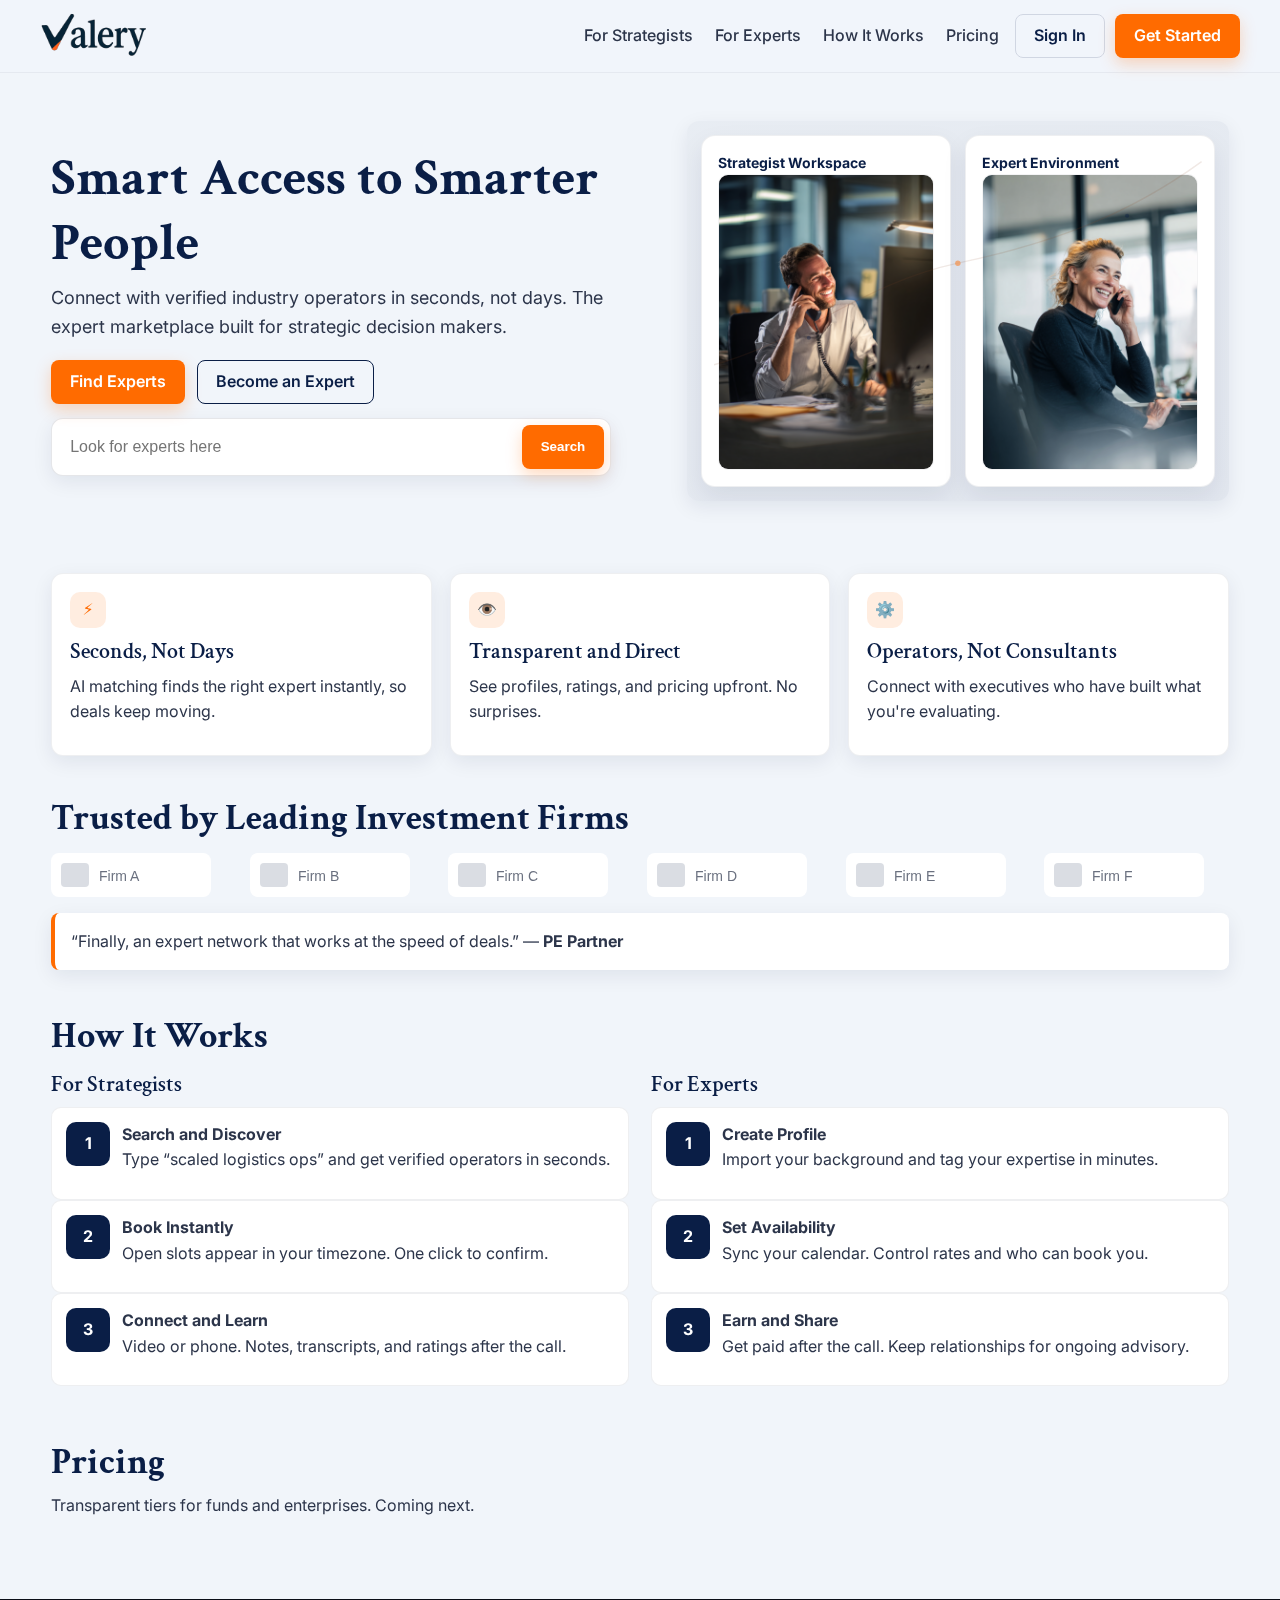
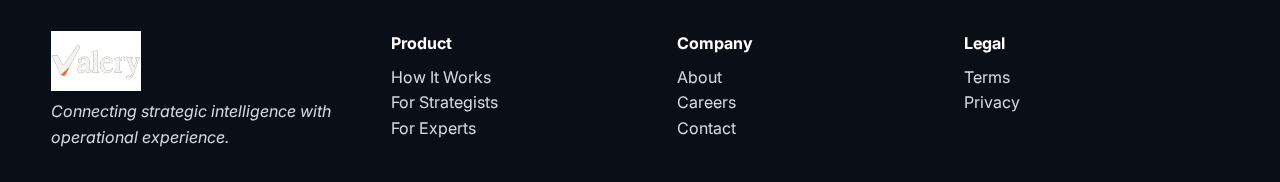
<file: index.html>
<!DOCTYPE html>
<html lang="en">
<head>
  <meta charset="UTF-8" />
  <meta name="viewport" content="width=device-width, initial-scale=1" />
  <title>Valery — Smart Access to Smarter People</title>
  <link rel="preconnect" href="https://fonts.googleapis.com">
  <link rel="preconnect" href="https://fonts.gstatic.com" crossorigin>
  <link href="https://fonts.googleapis.com/css2?family=Crimson+Text:wght@400;600;700&family=Inter:wght@300;400;500;600;700&display=swap" rel="stylesheet">
  <link rel="stylesheet" href="./styles.css">
</head>
<body>
<a href="#main" class="sr-only">Skip to content</a>

  <header class="site-header">
    <div class="container nav" role="navigation" aria-label="Primary">
        <a class="brand" href="./index.html" aria-label="Go to Valery home">
        <div class="logo-wrap"><img src="./assets/valery-logo.svg" alt="Valery logo"></div>
        </a>
      <nav class="nav-links" aria-label="Main menu">
        <a href="./strategist.html">For Strategists</a>
        <a href="./expert.html">For Experts</a>
        <a href="./index.html#how">How It Works</a>
        <a href="./index.html#pricing">Pricing</a>
      </nav>
      <div class="nav-cta">
        <a class="btn btn-ghost" href="#">Sign In</a>
        <a class="btn btn-primary" href="#">Get Started</a>
        <button id="menuBtn" class="menu-btn" aria-expanded="false" aria-controls="mobileMenu" aria-label="Open menu">☰</button>
      </div>
    </div>
    <div id="mobileMenu" class="mobile-panel container" role="menu" aria-label="Mobile menu">
      <a href="./strategist.html" role="menuitem">For Strategists</a>
      <a href="./expert.html" role="menuitem">For Experts</a>
      <a href="./index.html#how" role="menuitem">How It Works</a>
      <a href="./index.html#pricing" role="menuitem">Pricing</a>
      <div style="padding:12px 0; display:flex; gap:10px;">
        <a class="btn btn-ghost" style="flex:1" href="#">Sign In</a>
        <a class="btn btn-primary" style="flex:1" href="#">Get Started</a>
      </div>
    </div>
  </header>

<main id="main" class="hero">
  <div class="container hero-grid">
    <section aria-labelledby="hero-title">
      <h1 id="hero-title">Smart Access to Smarter People</h1>
      <p class="lead">Connect with verified industry operators in seconds, not days. The expert marketplace built for strategic decision makers.</p>
      <div class="hero-ctas">
        <a class="btn btn-primary" href="./strategist.html" aria-label="Find experts now">Find Experts</a>
        <a class="btn btn-outline" href="./expert.html" aria-label="Become an expert">Become an Expert</a>
      </div>

      <form class="hero-search" role="search" aria-label="Search experts" onsubmit="return false">
        <input type="search" placeholder="Look for experts here" aria-label="Search experts">
        <button class="btn btn-primary" type="submit">Search</button>
      </form>
      
    </section>
    <aside class="hero-visual" aria-label="Illustration of strategists and experts connected">
      <div class="panel">
        <div class="panel-card">
          <div class="panel-title">Strategist Workspace</div>
          <img class="panel-img" src="./assets/strategist.png" alt="Strategist working with data dashboards">
        </div>
        <div class="panel-card">
          <div class="panel-title">Expert Environment</div>
          <img class="panel-img" src="./assets/expert.png" alt="Industry operator in a professional setting">
        </div>
      </div>
      <svg class="network" viewBox="0 0 800 420" preserveAspectRatio="none" aria-hidden="true">
        <defs><linearGradient id="g1" x1="0" y1="0" x2="1" y2="1">
          <stop offset="0%" stop-color="#0A1E46" stop-opacity="0.12"/>
          <stop offset="100%" stop-color="#FF6B00" stop-opacity="0.28"/>
        </linearGradient></defs>
        <path d="M40 360 C 180 320, 260 240, 400 210 S 650 140, 760 60" fill="none" stroke="url(#g1)" stroke-width="2"/>
        <circle cx="400" cy="210" r="4" fill="#FF6B00" opacity=".8"/><circle cx="180" cy="320" r="3" fill="#0A1E46" opacity=".6"/><circle cx="650" cy="140" r="3" fill="#0A1E46" opacity=".6"/>
      </svg>
    </aside>
  </div>
</main>
<section class="values">
  <div class="container">
    <div class="grid-3">
      <div class="card"><div class="icon">⚡</div><h3>Seconds, Not Days</h3><p>AI matching finds the right expert instantly, so deals keep moving.</p></div>
      <div class="card"><div class="icon">👁️</div><h3>Transparent and Direct</h3><p>See profiles, ratings, and pricing upfront. No surprises.</p></div>
      <div class="card"><div class="icon">⚙️</div><h3>Operators, Not Consultants</h3><p>Connect with executives who have built what you're evaluating.</p></div>
    </div>
  </div>
</section>
<section class="container" aria-labelledby="trust">
  <h2 id="trust">Trusted by Leading Investment Firms</h2>
  <div class="logos" style="margin-top:12px">
    <img src="./assets/firm-1.svg" alt="Firm A" />
    <img src="./assets/firm-2.svg" alt="Firm B" />
    <img src="./assets/firm-3.svg" alt="Firm C" />
    <img src="./assets/firm-4.svg" alt="Firm D" />
    <img src="./assets/firm-5.svg" alt="Firm E" />
    <img src="./assets/firm-6.svg" alt="Firm F" />
  </div>
  <div class="quote">“Finally, an expert network that works at the speed of deals.” — <strong>PE Partner</strong></div>
</section>
<section id="how" class="how container" aria-labelledby="how-title">
  <h2 id="how-title">How It Works</h2>
  <div class="how-grid" style="margin-top:12px">
    <div>
      <h3>For Strategists</h3>
      <div class="step"><div class="num">1</div><div><strong>Search and Discover</strong><p>Type “scaled logistics ops” and get verified operators in seconds.</p></div></div>
      <div class="step"><div class="num">2</div><div><strong>Book Instantly</strong><p>Open slots appear in your timezone. One click to confirm.</p></div></div>
      <div class="step"><div class="num">3</div><div><strong>Connect and Learn</strong><p>Video or phone. Notes, transcripts, and ratings after the call.</p></div></div>
    </div>
    <div>
      <h3>For Experts</h3>
      <div class="step"><div class="num">1</div><div><strong>Create Profile</strong><p>Import your background and tag your expertise in minutes.</p></div></div>
      <div class="step"><div class="num">2</div><div><strong>Set Availability</strong><p>Sync your calendar. Control rates and who can book you.</p></div></div>
      <div class="step"><div class="num">3</div><div><strong>Earn and Share</strong><p>Get paid after the call. Keep relationships for ongoing advisory.</p></div></div>
    </div>
  </div>
</section>
<section id="pricing" class="container" aria-labelledby="pricing-title" style="padding:10px 0 24px">
  <h2 id="pricing-title">Pricing</h2>
  <p>Transparent tiers for funds and enterprises. Coming next.</p>
</section>

  <footer class="site-footer" role="contentinfo">
    <div class="container footer-grid">
      <div>
        <div class="brand" style="margin-bottom:8px">
          <div class="logo-wrap footer-logo"><img src="./assets/valery-logo-white.svg" alt="Valery logo, white"></div>
          <div class="brand-name">Valery</div>
        </div>
        <div class="tagline">Connecting strategic intelligence with operational experience.</div>
      </div>
      <div>
        <h4 style="margin:0 0 8px;color:#fff">Product</h4>
        <a href="./index.html#how">How It Works</a><br>
        <a href="./strategist.html">For Strategists</a><br>
        <a href="./expert.html">For Experts</a>
      </div>
      <div>
        <h4 style="margin:0 0 8px;color:#fff">Company</h4>
        <a href="#">About</a><br>
        <a href="#">Careers</a><br>
        <a href="#">Contact</a>
      </div>
      <div>
        <h4 style="margin:0 0 8px;color:#fff">Legal</h4>
        <a href="#">Terms</a><br>
        <a href="#">Privacy</a>
      </div>
    </div>
    <script src="./script.js"></script>
  </footer>

</body>
</html>
</file>
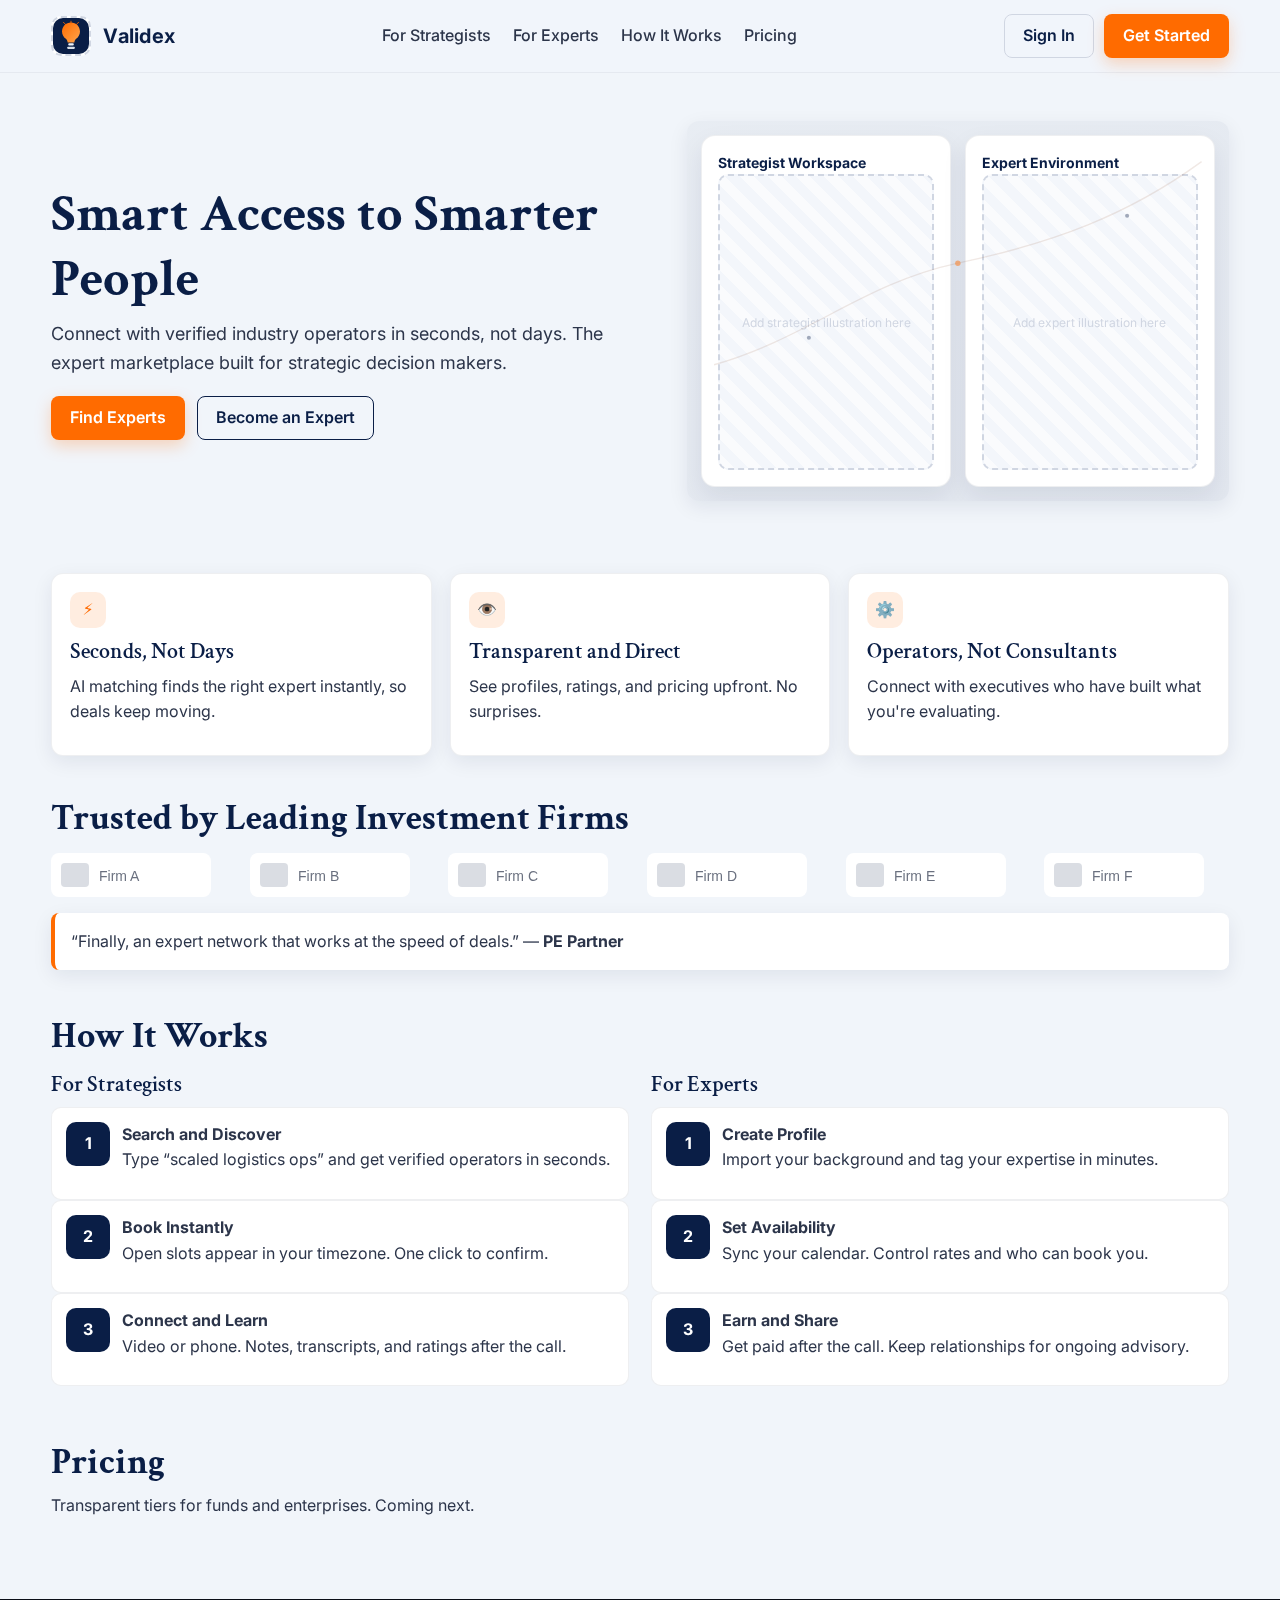
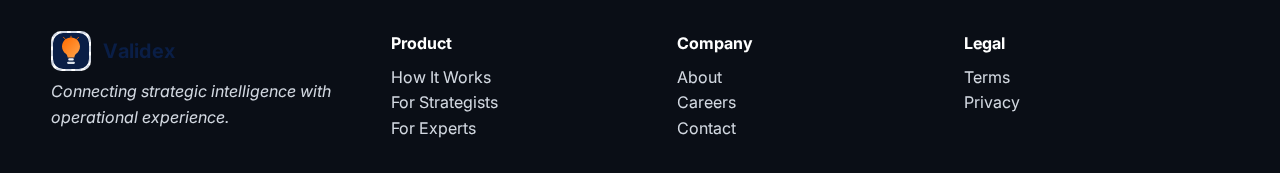
<file: validex-site/index.html>
<!DOCTYPE html>
<html lang="en">
<head>
  <meta charset="UTF-8" />
  <meta name="viewport" content="width=device-width, initial-scale=1" />
  <title>Validex — Smart Access to Smarter People</title>
  <link rel="preconnect" href="https://fonts.googleapis.com">
  <link rel="preconnect" href="https://fonts.gstatic.com" crossorigin>
  <link href="https://fonts.googleapis.com/css2?family=Crimson+Text:wght@400;600;700&family=Inter:wght@300;400;500;600;700&display=swap" rel="stylesheet">
  <link rel="stylesheet" href="./styles.css">
</head>
<body>
<a href="#main" class="sr-only">Skip to content</a>

  <header class="site-header">
    <div class="container nav" role="navigation" aria-label="Primary">
      <div class="brand">
        <div class="logo-wrap"><img src="./assets/validex-logo.svg" alt="Validex Logo"></div>
        <div class="brand-name" aria-label="Validex">Validex</div>
      </div>
      <nav class="nav-links" aria-label="Main menu">
        <a href="./strategist.html">For Strategists</a>
        <a href="./expert.html">For Experts</a>
        <a href="./index.html#how">How It Works</a>
        <a href="./index.html#pricing">Pricing</a>
      </nav>
      <div class="nav-cta">
        <a class="btn btn-ghost" href="#">Sign In</a>
        <a class="btn btn-primary" href="#">Get Started</a>
        <button id="menuBtn" class="menu-btn" aria-expanded="false" aria-controls="mobileMenu" aria-label="Open menu">☰</button>
      </div>
    </div>
    <div id="mobileMenu" class="mobile-panel container" role="menu" aria-label="Mobile menu">
      <a href="./strategist.html" role="menuitem">For Strategists</a>
      <a href="./expert.html" role="menuitem">For Experts</a>
      <a href="./index.html#how" role="menuitem">How It Works</a>
      <a href="./index.html#pricing" role="menuitem">Pricing</a>
      <div style="padding:12px 0; display:flex; gap:10px;">
        <a class="btn btn-ghost" style="flex:1" href="#">Sign In</a>
        <a class="btn btn-primary" style="flex:1" href="#">Get Started</a>
      </div>
    </div>
  </header>

<main id="main" class="hero">
  <div class="container hero-grid">
    <section aria-labelledby="hero-title">
      <h1 id="hero-title">Smart Access to Smarter People</h1>
      <p class="lead">Connect with verified industry operators in seconds, not days. The expert marketplace built for strategic decision makers.</p>
      <div class="hero-ctas">
        <a class="btn btn-primary" href="./strategist.html" aria-label="Find experts now">Find Experts</a>
        <a class="btn btn-outline" href="./expert.html" aria-label="Become an expert">Become an Expert</a>
      </div>
    </section>
    <aside class="hero-visual" aria-label="Illustration of strategists and experts connected">
      <div class="panel">
        <div class="panel-card">
          <div class="panel-title">Strategist Workspace</div>
          <div class="placeholder">Add strategist illustration here</div>
        </div>
        <div class="panel-card">
          <div class="panel-title">Expert Environment</div>
          <div class="placeholder">Add expert illustration here</div>
        </div>
      </div>
      <svg class="network" viewBox="0 0 800 420" preserveAspectRatio="none" aria-hidden="true">
        <defs><linearGradient id="g1" x1="0" y1="0" x2="1" y2="1">
          <stop offset="0%" stop-color="#0A1E46" stop-opacity="0.12"/>
          <stop offset="100%" stop-color="#FF6B00" stop-opacity="0.28"/>
        </linearGradient></defs>
        <path d="M40 360 C 180 320, 260 240, 400 210 S 650 140, 760 60" fill="none" stroke="url(#g1)" stroke-width="2"/>
        <circle cx="400" cy="210" r="4" fill="#FF6B00" opacity=".8"/><circle cx="180" cy="320" r="3" fill="#0A1E46" opacity=".6"/><circle cx="650" cy="140" r="3" fill="#0A1E46" opacity=".6"/>
      </svg>
    </aside>
  </div>
</main>
<section class="values">
  <div class="container">
    <div class="grid-3">
      <div class="card"><div class="icon">⚡</div><h3>Seconds, Not Days</h3><p>AI matching finds the right expert instantly, so deals keep moving.</p></div>
      <div class="card"><div class="icon">👁️</div><h3>Transparent and Direct</h3><p>See profiles, ratings, and pricing upfront. No surprises.</p></div>
      <div class="card"><div class="icon">⚙️</div><h3>Operators, Not Consultants</h3><p>Connect with executives who have built what you're evaluating.</p></div>
    </div>
  </div>
</section>
<section class="container" aria-labelledby="trust">
  <h2 id="trust">Trusted by Leading Investment Firms</h2>
  <div class="logos" style="margin-top:12px">
    <img src="./assets/firm-1.svg" alt="Firm A" />
    <img src="./assets/firm-2.svg" alt="Firm B" />
    <img src="./assets/firm-3.svg" alt="Firm C" />
    <img src="./assets/firm-4.svg" alt="Firm D" />
    <img src="./assets/firm-5.svg" alt="Firm E" />
    <img src="./assets/firm-6.svg" alt="Firm F" />
  </div>
  <div class="quote">“Finally, an expert network that works at the speed of deals.” — <strong>PE Partner</strong></div>
</section>
<section id="how" class="how container" aria-labelledby="how-title">
  <h2 id="how-title">How It Works</h2>
  <div class="how-grid" style="margin-top:12px">
    <div>
      <h3>For Strategists</h3>
      <div class="step"><div class="num">1</div><div><strong>Search and Discover</strong><p>Type “scaled logistics ops” and get verified operators in seconds.</p></div></div>
      <div class="step"><div class="num">2</div><div><strong>Book Instantly</strong><p>Open slots appear in your timezone. One click to confirm.</p></div></div>
      <div class="step"><div class="num">3</div><div><strong>Connect and Learn</strong><p>Video or phone. Notes, transcripts, and ratings after the call.</p></div></div>
    </div>
    <div>
      <h3>For Experts</h3>
      <div class="step"><div class="num">1</div><div><strong>Create Profile</strong><p>Import your background and tag your expertise in minutes.</p></div></div>
      <div class="step"><div class="num">2</div><div><strong>Set Availability</strong><p>Sync your calendar. Control rates and who can book you.</p></div></div>
      <div class="step"><div class="num">3</div><div><strong>Earn and Share</strong><p>Get paid after the call. Keep relationships for ongoing advisory.</p></div></div>
    </div>
  </div>
</section>
<section id="pricing" class="container" aria-labelledby="pricing-title" style="padding:10px 0 24px">
  <h2 id="pricing-title">Pricing</h2>
  <p>Transparent tiers for funds and enterprises. Coming next.</p>
</section>

  <footer class="site-footer" role="contentinfo">
    <div class="container footer-grid">
      <div>
        <div class="brand" style="margin-bottom:8px">
          <div class="logo-wrap"><img src="./assets/validex-logo.svg" alt="Validex Logo"></div>
          <div class="brand-name">Validex</div>
        </div>
        <div class="tagline">Connecting strategic intelligence with operational experience.</div>
      </div>
      <div>
        <h4 style="margin:0 0 8px;color:#fff">Product</h4>
        <a href="./index.html#how">How It Works</a><br>
        <a href="./strategist.html">For Strategists</a><br>
        <a href="./expert.html">For Experts</a>
      </div>
      <div>
        <h4 style="margin:0 0 8px;color:#fff">Company</h4>
        <a href="#">About</a><br>
        <a href="#">Careers</a><br>
        <a href="#">Contact</a>
      </div>
      <div>
        <h4 style="margin:0 0 8px;color:#fff">Legal</h4>
        <a href="#">Terms</a><br>
        <a href="#">Privacy</a>
      </div>
    </div>
    <script src="./script.js"></script>
  </footer>

</body>
</html>
</file>
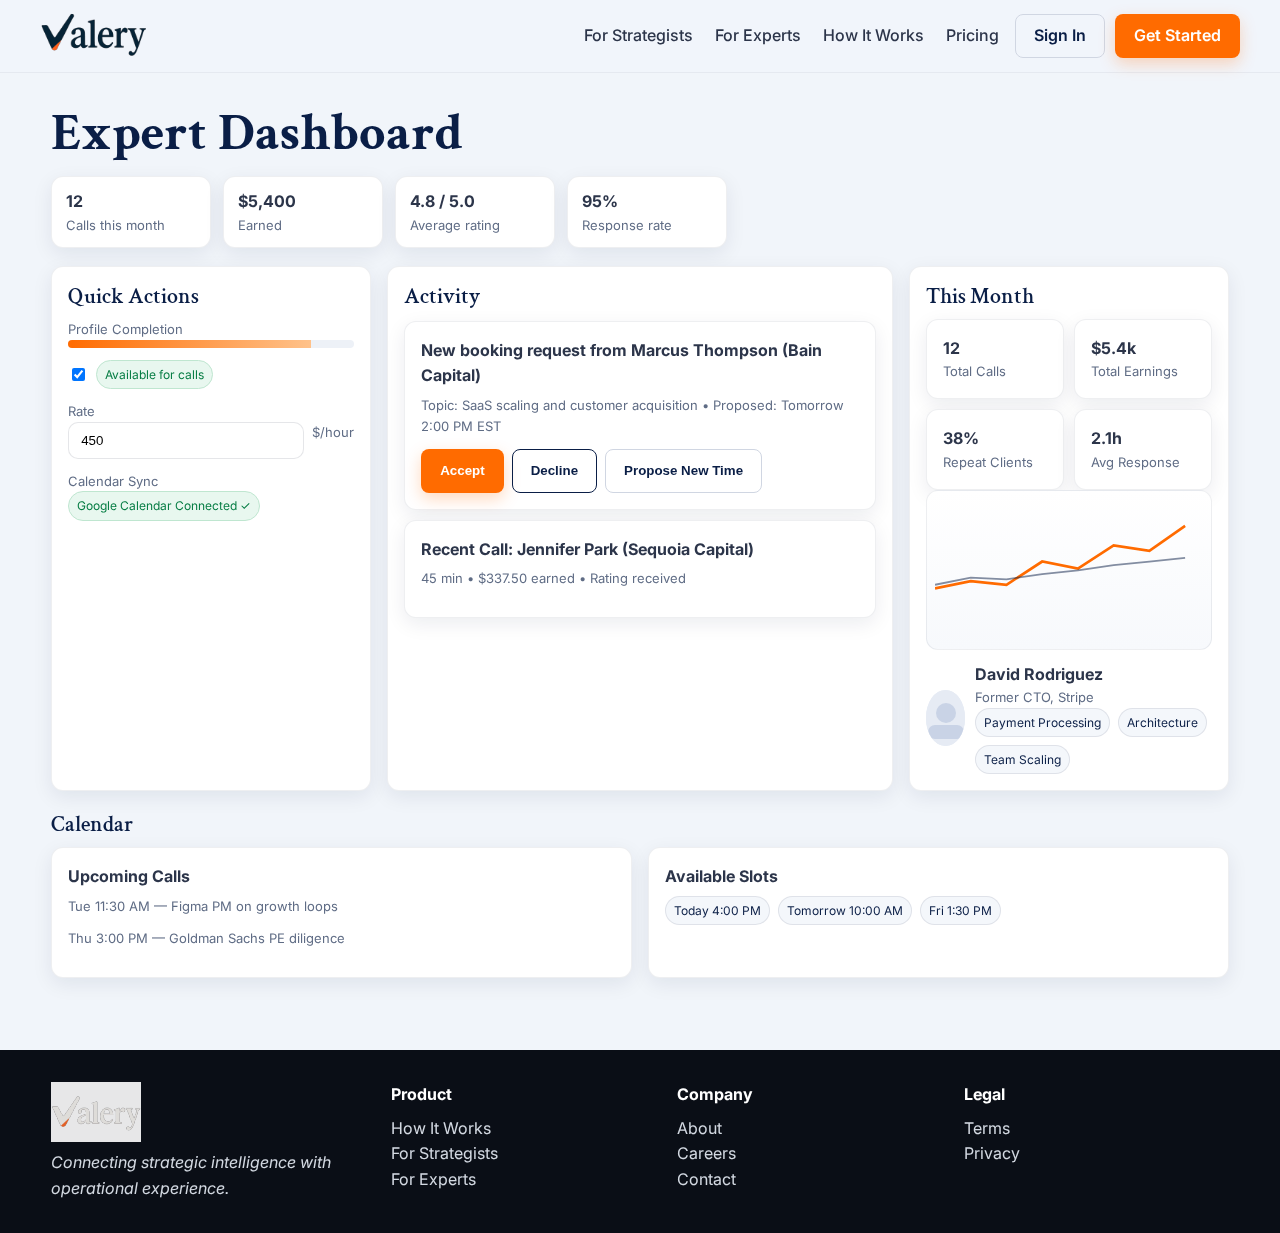
<file: expert.html>
<!DOCTYPE html>
<html lang="en">
<head>
  <meta charset="UTF-8" />
  <meta name="viewport" content="width=device-width, initial-scale=1" />
  <title>Valery — Expert Dashboard</title>
  <link rel="preconnect" href="https://fonts.googleapis.com">
  <link rel="preconnect" href="https://fonts.gstatic.com" crossorigin>
  <link href="https://fonts.googleapis.com/css2?family=Crimson+Text:wght@400;600;700&family=Inter:wght@300;400;500;600;700&display=swap" rel="stylesheet">
  <link rel="stylesheet" href="./styles.css">
</head>
<body>

  <header class="site-header">
    <div class="container nav" aria-label="Primary">
      <!-- Logo links home -->
      <a class="brand" href="./index.html" aria-label="Go to Valery home">
        <div class="logo-wrap">
          <img src="./assets/valery-logo.svg" alt="Valery logo">
        </div>
      </a>

      <nav class="nav-links" aria-label="Main menu">
        <a href="./strategist.html">For Strategists</a>
        <a href="./expert.html">For Experts</a>
        <a href="./index.html#how">How It Works</a>
        <a href="./index.html#pricing">Pricing</a>
      </nav>

      <div class="nav-cta">
        <a class="btn btn-ghost" href="#">Sign In</a>
        <a class="btn btn-primary" href="#">Get Started</a>
        <button id="menuBtn" class="menu-btn" aria-expanded="false" aria-controls="mobileMenu" aria-label="Open menu">☰</button>
      </div>
    </div>

    <div id="mobileMenu" class="mobile-panel container" role="menu" aria-label="Mobile menu">
      <a href="./strategist.html" role="menuitem">For Strategists</a>
      <a href="./expert.html" role="menuitem">For Experts</a>
      <a href="./index.html#how" role="menuitem">How It Works</a>
      <a href="./index.html#pricing" role="menuitem">Pricing</a>
      <div style="padding:12px 0; display:flex; gap:10px;">
        <a class="btn btn-ghost" style="flex:1" href="#">Sign In</a>
        <a class="btn btn-primary" style="flex:1" href="#">Get Started</a>
      </div>
    </div>
  </header>

<main class="page container" aria-labelledby="title">
  <h1 id="title">Expert Dashboard</h1>
  <div class="stats">
    <div class="stat"><strong>12</strong><div class="meta">Calls this month</div></div>
    <div class="stat"><strong>$5,400</strong><div class="meta">Earned</div></div>
    <div class="stat"><strong>4.8 / 5.0</strong><div class="meta">Average rating</div></div>
    <div class="stat"><strong>95%</strong><div class="meta">Response rate</div></div>
  </div>

  <div class="grid-3x">
    <aside class="item-card quick-actions">
      <h3>Quick Actions</h3>
      <div class="row">
        <div>
          <div class="meta">Profile Completion</div>
          <div class="progress"><span style="width:85%"></span></div>
        </div>
        <label class="toggle">
          <input id="availToggle" type="checkbox" checked aria-label="Availability toggle">
          <span id="availStatus" class="badge">Available for calls</span>
        </label>
        <div>
          <div class="meta">Rate</div>
          <div style="display:flex;gap:8px"><input class="text-input" type="number" value="450" aria-label="Rate"><span class="meta">$/hour</span></div>
        </div>
        <div>
          <div class="meta">Calendar Sync</div>
          <span class="badge">Google Calendar Connected ✓</span>
        </div>
      </div>
    </aside>

    <section class="item-card">
      <h3>Activity</h3>
      <article class="item-card" style="margin-top:10px">
        <h4 style="margin:0 0 6px">New booking request from Marcus Thompson (Bain Capital)</h4>
        <p class="meta">Topic: SaaS scaling and customer acquisition • Proposed: Tomorrow 2:00 PM EST</p>
        <div class="actions" style="margin-top:8px">
          <button class="btn btn-primary" data-action="accept">Accept</button>
          <button class="btn btn-outline" data-action="decline">Decline</button>
          <button class="btn btn-ghost" data-action="propose">Propose New Time</button>
        </div>
      </article>
      <article class="item-card" style="margin-top:10px">
        <h4 style="margin:0 0 6px">Recent Call: Jennifer Park (Sequoia Capital)</h4>
        <p class="meta">45 min • $337.50 earned • Rating received</p>
      </article>
    </section>

    <aside class="item-card">
      <h3>This Month</h3>
      <div class="kpis">
        <div class="item-card"><strong>12</strong><div class="meta">Total Calls</div></div>
        <div class="item-card"><strong>$5.4k</strong><div class="meta">Total Earnings</div></div>
        <div class="item-card"><strong>38%</strong><div class="meta">Repeat Clients</div></div>
        <div class="item-card"><strong>2.1h</strong><div class="meta">Avg Response</div></div>
      </div>
      <div class="chart" aria-label="Earnings trend">
        <svg viewBox="0 0 300 120" preserveAspectRatio="none">
          <polyline fill="none" stroke="#FF6B00" stroke-width="3" points="0,100 40,92 80,96 120,70 160,78 200,52 240,58 280,30"/>
          <polyline fill="none" stroke="#0A1E46" stroke-opacity=".5" stroke-width="2" points="0,96 40,88 80,90 120,84 160,80 200,74 240,70 280,66"/>
        </svg>
      </div>
      <div class="profile-mini" style="margin-top:12px">
        <div class="avatar"><img src="./assets/avatar-1.svg" alt="Headshot"></div>
        <div>
          <strong>David Rodriguez</strong>
          <div class="meta">Former CTO, Stripe</div>
          <div class="tags"><span class="tag">Payment Processing</span><span class="tag">Architecture</span><span class="tag">Team Scaling</span></div>
        </div>
      </div>
    </aside>
  </div>

  <section class="section">
    <h3>Calendar</h3>
    <div class="two-col">
      <div class="item-card">
        <h4 style="margin:0 0 6px">Upcoming Calls</h4>
        <p class="meta">Tue 11:30 AM — Figma PM on growth loops</p>
        <p class="meta">Thu 3:00 PM — Goldman Sachs PE diligence</p>
      </div>
      <div class="item-card">
        <h4 style="margin:0 0 6px">Available Slots</h4>
        <div class="tags"><span class="tag">Today 4:00 PM</span><span class="tag">Tomorrow 10:00 AM</span><span class="tag">Fri 1:30 PM</span></div>
      </div>
    </div>
  </section>
</main>

  <footer class="site-footer" role="contentinfo">
    <div class="container footer-grid">
      <div>
        <!-- Footer logo (white) also links home -->
        <a class="brand" href="./index.html" style="margin-bottom:8px" aria-label="Go to Valery home">
          <div class="logo-wrap footer-logo">
            <img src="./assets/valery-logo-white.svg" alt="Valery logo, white">
          </div>
          <div class="brand-name">Valery</div>
        </a>
        <div class="tagline">Connecting strategic intelligence with operational experience.</div>
      </div>

      <div>
        <h4 style="margin:0 0 8px;color:#fff">Product</h4>
        <a href="./index.html#how">How It Works</a><br>
        <a href="./strategist.html">For Strategists</a><br>
        <a href="./expert.html">For Experts</a>
      </div>
      <div>
        <h4 style="margin:0 0 8px;color:#fff">Company</h4>
        <a href="#">About</a><br>
        <a href="#">Careers</a><br>
        <a href="#">Contact</a>
      </div>
      <div>
        <h4 style="margin:0 0 8px;color:#fff">Legal</h4>
        <a href="#">Terms</a><br>
        <a href="#">Privacy</a>
      </div>
    </div>
    <script src="./script.js"></script>
  </footer>

</body>
</html>
</file>
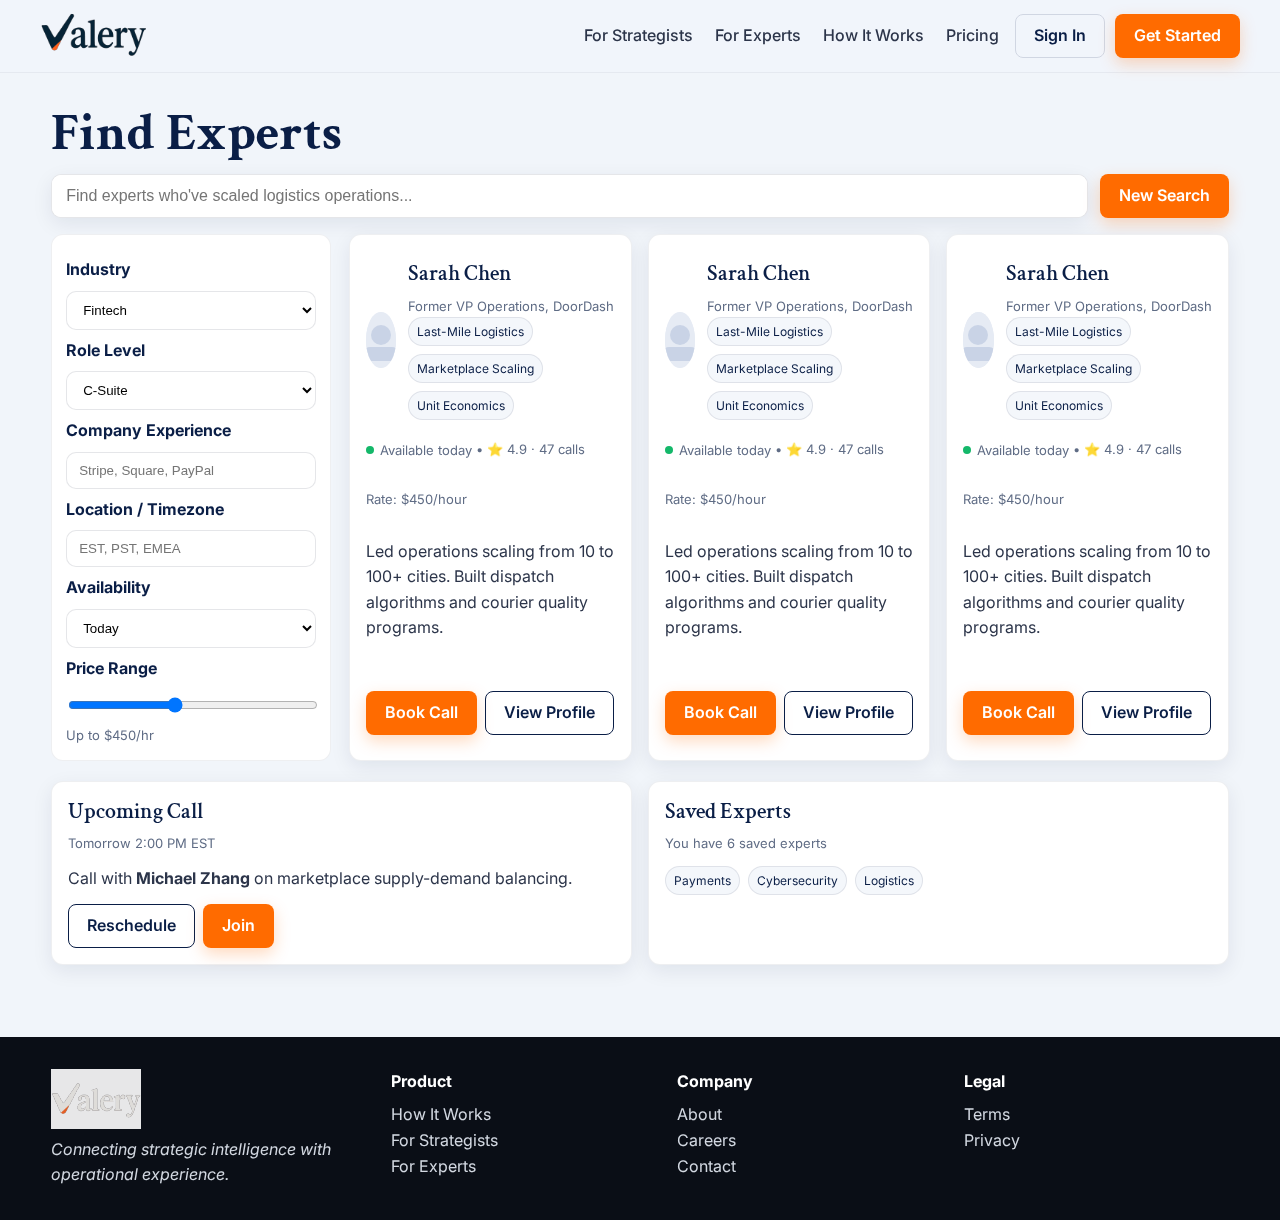
<file: strategist.html>
<!DOCTYPE html>
<html lang="en">
<head>
  <meta charset="UTF-8" />
  <meta name="viewport" content="width=device-width, initial-scale=1" />
  <title>Valery — Strategist Dashboard</title>
  <link rel="preconnect" href="https://fonts.googleapis.com">
  <link rel="preconnect" href="https://fonts.gstatic.com" crossorigin>
  <link href="https://fonts.googleapis.com/css2?family=Crimson+Text:wght@400;600;700&family=Inter:wght@300;400;500;600;700&display=swap" rel="stylesheet">
  <link rel="stylesheet" href="./styles.css">
</head>
<body>

  <header class="site-header">
    <div class="container nav" aria-label="Primary">
      <!-- Logo links home -->
      <a class="brand" href="./index.html" aria-label="Go to Valery home">
        <div class="logo-wrap">
          <img src="./assets/valery-logo.svg" alt="Valery logo">
        </div>
      </a>

      <nav class="nav-links" aria-label="Main menu">
        <a href="./strategist.html">For Strategists</a>
        <a href="./expert.html">For Experts</a>
        <a href="./index.html#how">How It Works</a>
        <a href="./index.html#pricing">Pricing</a>
      </nav>
      <div class="nav-cta">
        <a class="btn btn-ghost" href="#">Sign In</a>
        <a class="btn btn-primary" href="#">Get Started</a>
        <button id="menuBtn" class="menu-btn" aria-expanded="false" aria-controls="mobileMenu" aria-label="Open menu">☰</button>
      </div>
    </div>

    <div id="mobileMenu" class="mobile-panel container" role="menu" aria-label="Mobile menu">
      <a href="./strategist.html" role="menuitem">For Strategists</a>
      <a href="./expert.html" role="menuitem">For Experts</a>
      <a href="./index.html#how" role="menuitem">How It Works</a>
      <a href="./index.html#pricing" role="menuitem">Pricing</a>
      <div style="padding:12px 0; display:flex; gap:10px;">
        <a class="btn btn-ghost" style="flex:1" href="#">Sign In</a>
        <a class="btn btn-primary" style="flex:1" href="#">Get Started</a>
      </div>
    </div>
  </header>

<main class="page container" aria-labelledby="title">
  <h1 id="title">Find Experts</h1>
  <div class="toolbar">
    <div class="search" role="search">
      <input type="search" placeholder="Find experts who've scaled logistics operations..." aria-label="Search experts">
    </div>
    <a class="btn btn-primary" href="#">New Search</a>
  </div>

  <div class="layout">
    <aside class="sidebar" aria-label="Filters">
      <div class="filter">
        <h4>Industry</h4>
        <select class="select" aria-label="Industry">
          <option>Fintech</option><option>Logistics</option><option>Cybersecurity</option><option>Marketplace</option>
        </select>
      </div>
      <div class="filter">
        <h4>Role Level</h4>
        <select class="select" aria-label="Role level">
          <option>C-Suite</option><option>VP</option><option>Director</option>
        </select>
      </div>
      <div class="filter">
        <h4>Company Experience</h4>
        <input class="text-input" type="text" placeholder="Stripe, Square, PayPal" aria-label="Company experience">
      </div>
      <div class="filter">
        <h4>Location / Timezone</h4>
        <input class="text-input" type="text" placeholder="EST, PST, EMEA" aria-label="Location">
      </div>
      <div class="filter">
        <h4>Availability</h4>
        <select class="select" aria-label="Availability">
          <option>Today</option><option>This Week</option><option>Next 2 Weeks</option>
        </select>
      </div>
      <div class="filter">
        <h4>Price Range</h4>
        <input id="priceRange" class="range" type="range" min="200" max="800" step="25" value="450" aria-label="Price range">
        <div class="meta">Up to <span id="priceVal">$450/hr</span></div>
      </div>
    </aside>

    <section class="results" aria-label="Expert results">
      <!-- sample cards (unchanged) -->
      <article class="expert-card">
        <div class="head">
          <div class="avatar"><img src="./assets/avatar-1.svg" alt="Avatar"></div>
          <div>
            <h3>Sarah Chen</h3>
            <div class="meta">Former VP Operations, DoorDash</div>
            <div class="tags"><span class="tag">Last-Mile Logistics</span><span class="tag">Marketplace Scaling</span><span class="tag">Unit Economics</span></div>
          </div>
        </div>
        <div class="meta"><span class="avail"><span class="dot"></span>Available today</span> • ⭐ 4.9 · 47 calls</div>
        <div class="meta">Rate: $450/hour</div>
        <p>Led operations scaling from 10 to 100+ cities. Built dispatch algorithms and courier quality programs.</p>
        <div class="actions"><a class="btn btn-primary" href="#">Book Call</a><a class="btn btn-outline" href="#">View Profile</a></div>
      </article>

      <article class="expert-card">
        <div class="head">
          <div class="avatar"><img src="./assets/avatar-2.svg" alt="Avatar"></div>
          <div>
            <h3>Sarah Chen</h3>
            <div class="meta">Former VP Operations, DoorDash</div>
            <div class="tags"><span class="tag">Last-Mile Logistics</span><span class="tag">Marketplace Scaling</span><span class="tag">Unit Economics</span></div>
          </div>
        </div>
        <div class="meta"><span class="avail"><span class="dot"></span>Available today</span> • ⭐ 4.9 · 47 calls</div>
        <div class="meta">Rate: $450/hour</div>
        <p>Led operations scaling from 10 to 100+ cities. Built dispatch algorithms and courier quality programs.</p>
        <div class="actions"><a class="btn btn-primary" href="#">Book Call</a><a class="btn btn-outline" href="#">View Profile</a></div>
      </article>

      <article class="expert-card">
        <div class="head">
          <div class="avatar"><img src="./assets/avatar-3.svg" alt="Avatar"></div>
          <div>
            <h3>Sarah Chen</h3>
            <div class="meta">Former VP Operations, DoorDash</div>
            <div class="tags"><span class="tag">Last-Mile Logistics</span><span class="tag">Marketplace Scaling</span><span class="tag">Unit Economics</span></div>
          </div>
        </div>
        <div class="meta"><span class="avail"><span class="dot"></span>Available today</span> • ⭐ 4.9 · 47 calls</div>
        <div class="meta">Rate: $450/hour</div>
        <p>Led operations scaling from 10 to 100+ cities. Built dispatch algorithms and courier quality programs.</p>
        <div class="actions"><a class="btn btn-primary" href="#">Book Call</a><a class="btn btn-outline" href="#">View Profile</a></div>
      </article>
    </section>
  </div>

  <section class="section two-col">
    <div class="item-card">
      <h3>Upcoming Call</h3>
      <p class="meta">Tomorrow 2:00 PM EST</p>
      <p>Call with <strong>Michael Zhang</strong> on marketplace supply-demand balancing.</p>
      <div class="actions" style="margin-top:8px"><a class="btn btn-outline" href="#">Reschedule</a><a class="btn btn-primary" href="#">Join</a></div>
    </div>
    <div class="item-card">
      <h3>Saved Experts</h3>
      <p class="meta">You have 6 saved experts</p>
      <div class="tags" style="margin-top:8px"><span class="tag">Payments</span><span class="tag">Cybersecurity</span><span class="tag">Logistics</span></div>
    </div>
  </section>
</main>

  <footer class="site-footer" role="contentinfo">
    <div class="container footer-grid">
      <div>
        <!-- Footer logo (white) also links home -->
        <a class="brand" href="./index.html" style="margin-bottom:8px" aria-label="Go to Valery home">
          <div class="logo-wrap footer-logo">
            <img src="./assets/valery-logo-white.svg" alt="Valery logo, white">
          </div>
          <div class="brand-name">Valery</div>
        </a>
        <div class="tagline">Connecting strategic intelligence with operational experience.</div>
      </div>

      <div>
        <h4 style="margin:0 0 8px;color:#fff">Product</h4>
        <a href="./index.html#how">How It Works</a><br>
        <a href="./strategist.html">For Strategists</a><br>
        <a href="./expert.html">For Experts</a>
      </div>
      <div>
        <h4 style="margin:0 0 8px;color:#fff">Company</h4>
        <a href="#">About</a><br>
        <a href="#">Careers</a><br>
        <a href="#">Contact</a>
      </div>
      <div>
        <h4 style="margin:0 0 8px;color:#fff">Legal</h4>
        <a href="#">Terms</a><br>
        <a href="#">Privacy</a>
      </div>
    </div>
    <script src="./script.js"></script>
  </footer>

</body>
</html>
</file>
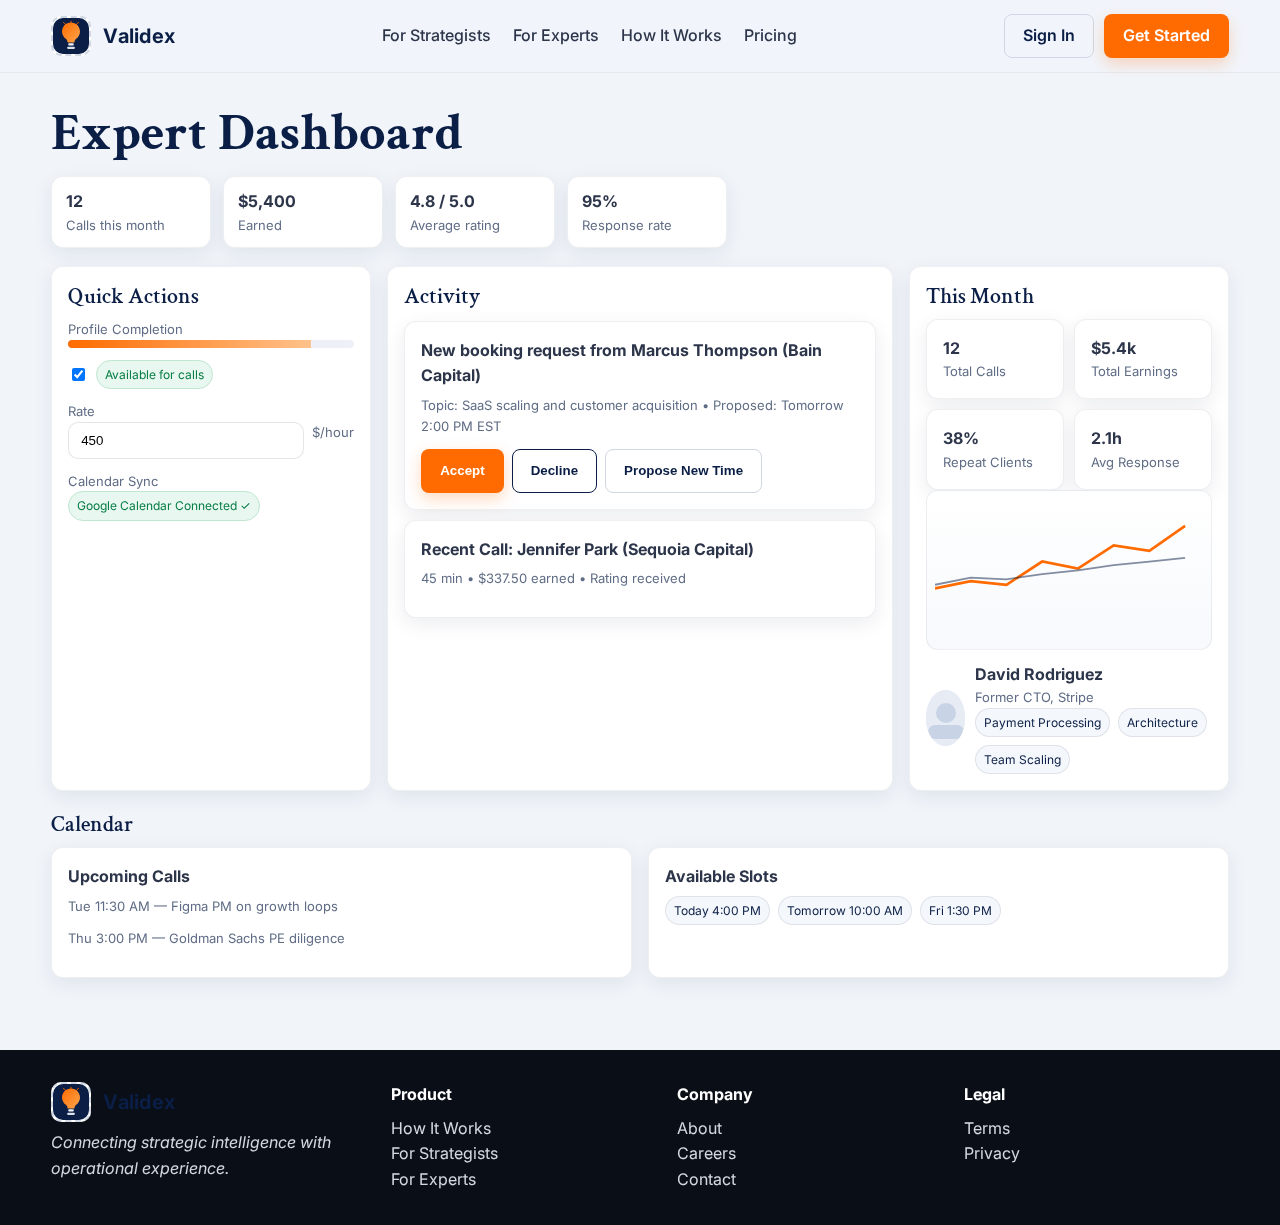
<file: validex-site/expert.html>
<!DOCTYPE html>
<html lang="en">
<head>
  <meta charset="UTF-8" />
  <meta name="viewport" content="width=device-width, initial-scale=1" />
  <title>Validex — Expert Dashboard</title>
  <link rel="preconnect" href="https://fonts.googleapis.com">
  <link rel="preconnect" href="https://fonts.gstatic.com" crossorigin>
  <link href="https://fonts.googleapis.com/css2?family=Crimson+Text:wght@400;600;700&family=Inter:wght@300;400;500;600;700&display=swap" rel="stylesheet">
  <link rel="stylesheet" href="./styles.css">
</head>
<body>

  <header class="site-header">
    <div class="container nav" role="navigation" aria-label="Primary">
      <div class="brand">
        <div class="logo-wrap"><img src="./assets/validex-logo.svg" alt="Validex Logo"></div>
        <div class="brand-name" aria-label="Validex">Validex</div>
      </div>
      <nav class="nav-links" aria-label="Main menu">
        <a href="./strategist.html">For Strategists</a>
        <a href="./expert.html">For Experts</a>
        <a href="./index.html#how">How It Works</a>
        <a href="./index.html#pricing">Pricing</a>
      </nav>
      <div class="nav-cta">
        <a class="btn btn-ghost" href="#">Sign In</a>
        <a class="btn btn-primary" href="#">Get Started</a>
        <button id="menuBtn" class="menu-btn" aria-expanded="false" aria-controls="mobileMenu" aria-label="Open menu">☰</button>
      </div>
    </div>
    <div id="mobileMenu" class="mobile-panel container" role="menu" aria-label="Mobile menu">
      <a href="./strategist.html" role="menuitem">For Strategists</a>
      <a href="./expert.html" role="menuitem">For Experts</a>
      <a href="./index.html#how" role="menuitem">How It Works</a>
      <a href="./index.html#pricing" role="menuitem">Pricing</a>
      <div style="padding:12px 0; display:flex; gap:10px;">
        <a class="btn btn-ghost" style="flex:1" href="#">Sign In</a>
        <a class="btn btn-primary" style="flex:1" href="#">Get Started</a>
      </div>
    </div>
  </header>

<main class="page container" aria-labelledby="title">
  <h1 id="title">Expert Dashboard</h1>
  <div class="stats">
    <div class="stat"><strong>12</strong><div class="meta">Calls this month</div></div>
    <div class="stat"><strong>$5,400</strong><div class="meta">Earned</div></div>
    <div class="stat"><strong>4.8 / 5.0</strong><div class="meta">Average rating</div></div>
    <div class="stat"><strong>95%</strong><div class="meta">Response rate</div></div>
  </div>
  <div class="grid-3x">
    <aside class="item-card quick-actions">
      <h3>Quick Actions</h3>
      <div class="row">
        <div>
          <div class="meta">Profile Completion</div>
          <div class="progress"><span style="width:85%"></span></div>
        </div>
        <label class="toggle">
          <input id="availToggle" type="checkbox" checked aria-label="Availability toggle">
          <span id="availStatus" class="badge">Available for calls</span>
        </label>
        <div>
          <div class="meta">Rate</div>
          <div style="display:flex;gap:8px"><input class="text-input" type="number" value="450" aria-label="Rate"><span class="meta">$/hour</span></div>
        </div>
        <div>
          <div class="meta">Calendar Sync</div>
          <span class="badge">Google Calendar Connected ✓</span>
        </div>
      </div>
    </aside>

    <section class="item-card">
      <h3>Activity</h3>
      <article class="item-card" style="margin-top:10px">
        <h4 style="margin:0 0 6px">New booking request from Marcus Thompson (Bain Capital)</h4>
        <p class="meta">Topic: SaaS scaling and customer acquisition • Proposed: Tomorrow 2:00 PM EST</p>
        <div class="actions" style="margin-top:8px">
          <button class="btn btn-primary" data-action="accept">Accept</button>
          <button class="btn btn-outline" data-action="decline">Decline</button>
          <button class="btn btn-ghost" data-action="propose">Propose New Time</button>
        </div>
      </article>
      <article class="item-card" style="margin-top:10px">
        <h4 style="margin:0 0 6px">Recent Call: Jennifer Park (Sequoia Capital)</h4>
        <p class="meta">45 min • $337.50 earned • Rating received</p>
      </article>
    </section>

    <aside class="item-card">
      <h3>This Month</h3>
      <div class="kpis">
        <div class="item-card"><strong>12</strong><div class="meta">Total Calls</div></div>
        <div class="item-card"><strong>$5.4k</strong><div class="meta">Total Earnings</div></div>
        <div class="item-card"><strong>38%</strong><div class="meta">Repeat Clients</div></div>
        <div class="item-card"><strong>2.1h</strong><div class="meta">Avg Response</div></div>
      </div>
      <div class="chart" aria-label="Earnings trend">
        <svg viewBox="0 0 300 120" preserveAspectRatio="none">
          <polyline fill="none" stroke="#FF6B00" stroke-width="3" points="0,100 40,92 80,96 120,70 160,78 200,52 240,58 280,30"/>
          <polyline fill="none" stroke="#0A1E46" stroke-opacity=".5" stroke-width="2" points="0,96 40,88 80,90 120,84 160,80 200,74 240,70 280,66"/>
        </svg>
      </div>
      <div class="profile-mini" style="margin-top:12px">
        <div class="avatar"><img src="./assets/avatar-1.svg" alt="Headshot"></div>
        <div>
          <strong>David Rodriguez</strong>
          <div class="meta">Former CTO, Stripe</div>
          <div class="tags"><span class="tag">Payment Processing</span><span class="tag">Architecture</span><span class="tag">Team Scaling</span></div>
        </div>
      </div>
    </aside>
  </div>

  <section class="section">
    <h3>Calendar</h3>
    <div class="two-col">
      <div class="item-card">
        <h4 style="margin:0 0 6px">Upcoming Calls</h4>
        <p class="meta">Tue 11:30 AM — Figma PM on growth loops</p>
        <p class="meta">Thu 3:00 PM — Goldman Sachs PE diligence</p>
      </div>
      <div class="item-card">
        <h4 style="margin:0 0 6px">Available Slots</h4>
        <div class="tags"><span class="tag">Today 4:00 PM</span><span class="tag">Tomorrow 10:00 AM</span><span class="tag">Fri 1:30 PM</span></div>
      </div>
    </div>
  </section>
</main>

  <footer class="site-footer" role="contentinfo">
    <div class="container footer-grid">
      <div>
        <div class="brand" style="margin-bottom:8px">
          <div class="logo-wrap"><img src="./assets/validex-logo.svg" alt="Validex Logo"></div>
          <div class="brand-name">Validex</div>
        </div>
        <div class="tagline">Connecting strategic intelligence with operational experience.</div>
      </div>
      <div>
        <h4 style="margin:0 0 8px;color:#fff">Product</h4>
        <a href="./index.html#how">How It Works</a><br>
        <a href="./strategist.html">For Strategists</a><br>
        <a href="./expert.html">For Experts</a>
      </div>
      <div>
        <h4 style="margin:0 0 8px;color:#fff">Company</h4>
        <a href="#">About</a><br>
        <a href="#">Careers</a><br>
        <a href="#">Contact</a>
      </div>
      <div>
        <h4 style="margin:0 0 8px;color:#fff">Legal</h4>
        <a href="#">Terms</a><br>
        <a href="#">Privacy</a>
      </div>
    </div>
    <script src="./script.js"></script>
  </footer>

</body>
</html>
</file>
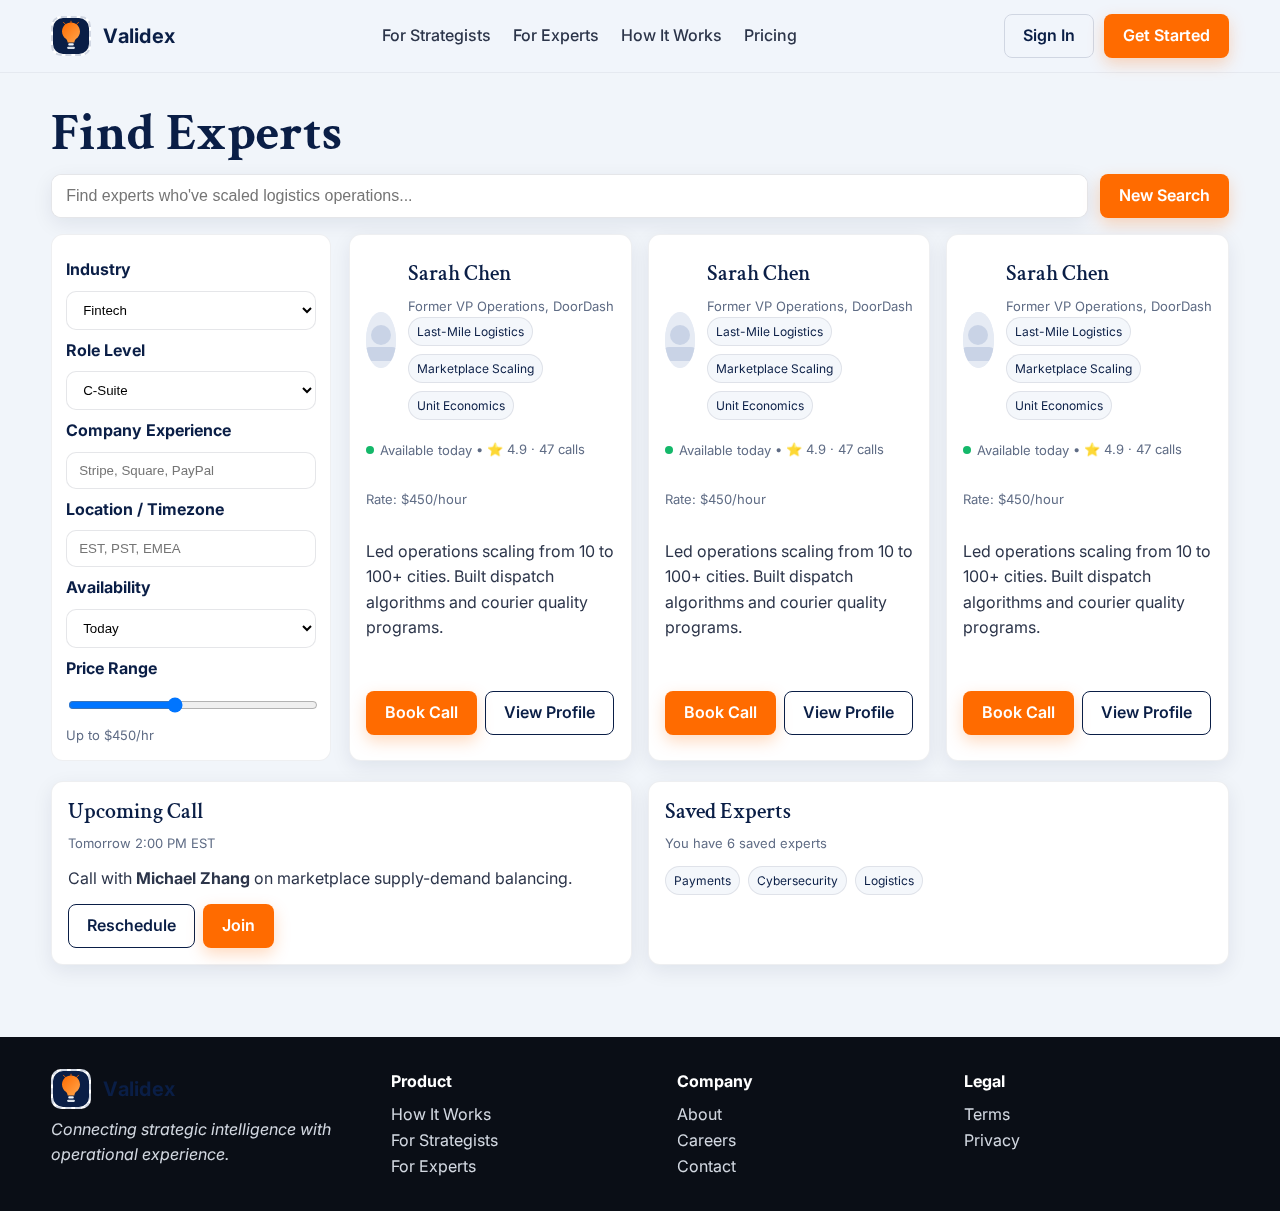
<file: validex-site/strategist.html>
<!DOCTYPE html>
<html lang="en">
<head>
  <meta charset="UTF-8" />
  <meta name="viewport" content="width=device-width, initial-scale=1" />
  <title>Validex — Strategist Dashboard</title>
  <link rel="preconnect" href="https://fonts.googleapis.com">
  <link rel="preconnect" href="https://fonts.gstatic.com" crossorigin>
  <link href="https://fonts.googleapis.com/css2?family=Crimson+Text:wght@400;600;700&family=Inter:wght@300;400;500;600;700&display=swap" rel="stylesheet">
  <link rel="stylesheet" href="./styles.css">
</head>
<body>

  <header class="site-header">
    <div class="container nav" role="navigation" aria-label="Primary">
      <div class="brand">
        <div class="logo-wrap"><img src="./assets/validex-logo.svg" alt="Validex Logo"></div>
        <div class="brand-name" aria-label="Validex">Validex</div>
      </div>
      <nav class="nav-links" aria-label="Main menu">
        <a href="./strategist.html">For Strategists</a>
        <a href="./expert.html">For Experts</a>
        <a href="./index.html#how">How It Works</a>
        <a href="./index.html#pricing">Pricing</a>
      </nav>
      <div class="nav-cta">
        <a class="btn btn-ghost" href="#">Sign In</a>
        <a class="btn btn-primary" href="#">Get Started</a>
        <button id="menuBtn" class="menu-btn" aria-expanded="false" aria-controls="mobileMenu" aria-label="Open menu">☰</button>
      </div>
    </div>
    <div id="mobileMenu" class="mobile-panel container" role="menu" aria-label="Mobile menu">
      <a href="./strategist.html" role="menuitem">For Strategists</a>
      <a href="./expert.html" role="menuitem">For Experts</a>
      <a href="./index.html#how" role="menuitem">How It Works</a>
      <a href="./index.html#pricing" role="menuitem">Pricing</a>
      <div style="padding:12px 0; display:flex; gap:10px;">
        <a class="btn btn-ghost" style="flex:1" href="#">Sign In</a>
        <a class="btn btn-primary" style="flex:1" href="#">Get Started</a>
      </div>
    </div>
  </header>

<main class="page container" aria-labelledby="title">
  <h1 id="title">Find Experts</h1>
  <div class="toolbar">
    <div class="search" role="search">
      <input type="search" placeholder="Find experts who've scaled logistics operations..." aria-label="Search experts">
    </div>
    <a class="btn btn-primary" href="#">New Search</a>
  </div>
  <div class="layout">
    <aside class="sidebar" aria-label="Filters">
      <div class="filter">
        <h4>Industry</h4>
        <select class="select" aria-label="Industry">
          <option>Fintech</option><option>Logistics</option><option>Cybersecurity</option><option>Marketplace</option>
        </select>
      </div>
      <div class="filter">
        <h4>Role Level</h4>
        <select class="select" aria-label="Role level">
          <option>C-Suite</option><option>VP</option><option>Director</option>
        </select>
      </div>
      <div class="filter">
        <h4>Company Experience</h4>
        <input class="text-input" type="text" placeholder="Stripe, Square, PayPal" aria-label="Company experience">
      </div>
      <div class="filter">
        <h4>Location / Timezone</h4>
        <input class="text-input" type="text" placeholder="EST, PST, EMEA" aria-label="Location">
      </div>
      <div class="filter">
        <h4>Availability</h4>
        <select class="select" aria-label="Availability">
          <option>Today</option><option>This Week</option><option>Next 2 Weeks</option>
        </select>
      </div>
      <div class="filter">
        <h4>Price Range</h4>
        <input id="priceRange" class="range" type="range" min="200" max="800" step="25" value="450" aria-label="Price range">
        <div class="meta">Up to <span id="priceVal">$450/hr</span></div>
      </div>
    </aside>
    <section class="results" aria-label="Expert results">
      
      <article class="expert-card">
        <div class="head">
          <div class="avatar"><img src="./assets/avatar-1.svg" alt="Avatar"></div>
          <div>
            <h3>Sarah Chen</h3>
            <div class="meta">Former VP Operations, DoorDash</div>
            <div class="tags"><span class="tag">Last-Mile Logistics</span><span class="tag">Marketplace Scaling</span><span class="tag">Unit Economics</span></div>
          </div>
        </div>
        <div class="meta"><span class="avail"><span class="dot"></span>Available today</span> • ⭐ 4.9 · 47 calls</div>
        <div class="meta">Rate: $450/hour</div>
        <p>Led operations scaling from 10 to 100+ cities. Built dispatch algorithms and courier quality programs.</p>
        <div class="actions"><a class="btn btn-primary" href="#">Book Call</a><a class="btn btn-outline" href="#">View Profile</a></div>
      </article>
      <article class="expert-card">
        <div class="head">
          <div class="avatar"><img src="./assets/avatar-2.svg" alt="Avatar"></div>
          <div>
            <h3>Sarah Chen</h3>
            <div class="meta">Former VP Operations, DoorDash</div>
            <div class="tags"><span class="tag">Last-Mile Logistics</span><span class="tag">Marketplace Scaling</span><span class="tag">Unit Economics</span></div>
          </div>
        </div>
        <div class="meta"><span class="avail"><span class="dot"></span>Available today</span> • ⭐ 4.9 · 47 calls</div>
        <div class="meta">Rate: $450/hour</div>
        <p>Led operations scaling from 10 to 100+ cities. Built dispatch algorithms and courier quality programs.</p>
        <div class="actions"><a class="btn btn-primary" href="#">Book Call</a><a class="btn btn-outline" href="#">View Profile</a></div>
      </article>
      <article class="expert-card">
        <div class="head">
          <div class="avatar"><img src="./assets/avatar-3.svg" alt="Avatar"></div>
          <div>
            <h3>Sarah Chen</h3>
            <div class="meta">Former VP Operations, DoorDash</div>
            <div class="tags"><span class="tag">Last-Mile Logistics</span><span class="tag">Marketplace Scaling</span><span class="tag">Unit Economics</span></div>
          </div>
        </div>
        <div class="meta"><span class="avail"><span class="dot"></span>Available today</span> • ⭐ 4.9 · 47 calls</div>
        <div class="meta">Rate: $450/hour</div>
        <p>Led operations scaling from 10 to 100+ cities. Built dispatch algorithms and courier quality programs.</p>
        <div class="actions"><a class="btn btn-primary" href="#">Book Call</a><a class="btn btn-outline" href="#">View Profile</a></div>
      </article>
    </section>
  </div>

  <section class="section two-col">
    <div class="item-card">
      <h3>Upcoming Call</h3>
      <p class="meta">Tomorrow 2:00 PM EST</p>
      <p>Call with <strong>Michael Zhang</strong> on marketplace supply-demand balancing.</p>
      <div class="actions" style="margin-top:8px"><a class="btn btn-outline" href="#">Reschedule</a><a class="btn btn-primary" href="#">Join</a></div>
    </div>
    <div class="item-card">
      <h3>Saved Experts</h3>
      <p class="meta">You have 6 saved experts</p>
      <div class="tags" style="margin-top:8px"><span class="tag">Payments</span><span class="tag">Cybersecurity</span><span class="tag">Logistics</span></div>
    </div>
  </section>
</main>

  <footer class="site-footer" role="contentinfo">
    <div class="container footer-grid">
      <div>
        <div class="brand" style="margin-bottom:8px">
          <div class="logo-wrap"><img src="./assets/validex-logo.svg" alt="Validex Logo"></div>
          <div class="brand-name">Validex</div>
        </div>
        <div class="tagline">Connecting strategic intelligence with operational experience.</div>
      </div>
      <div>
        <h4 style="margin:0 0 8px;color:#fff">Product</h4>
        <a href="./index.html#how">How It Works</a><br>
        <a href="./strategist.html">For Strategists</a><br>
        <a href="./expert.html">For Experts</a>
      </div>
      <div>
        <h4 style="margin:0 0 8px;color:#fff">Company</h4>
        <a href="#">About</a><br>
        <a href="#">Careers</a><br>
        <a href="#">Contact</a>
      </div>
      <div>
        <h4 style="margin:0 0 8px;color:#fff">Legal</h4>
        <a href="#">Terms</a><br>
        <a href="#">Privacy</a>
      </div>
    </div>
    <script src="./script.js"></script>
  </footer>

</body>
</html>
</file>
<file: styles.css>
@charset "UTF-8";
:root{
  --navy:#0A1E46;
  --orange:#FF6B00;
  --dark:#0A0E16;
  --mdgray:#2C354A;
  --ltgray:#D0D6E2;
  --offwhite:#F1F5FA;
  --radius:12px;
  --shadow-card:0 6px 20px rgba(10,30,70,.08);
}
*,*::before,*::after{box-sizing:border-box}
html,body{height:100%}
body{
  margin:0;
  font-family:'Inter', system-ui, -apple-system, Segoe UI, Roboto, Ubuntu, Cantarell, 'Helvetica Neue', Arial;
  color:var(--mdgray);
  background:var(--offwhite);
  line-height:1.6;
  -webkit-font-smoothing:antialiased;
  text-rendering:optimizeLegibility;
}
h1,h2,h3{font-family:'Crimson Text', Georgia, serif;color:var(--navy);line-height:1.25;margin:0 0 8px}
h1{font-size:clamp(36px,5vw,52px);font-weight:700}
h2{font-size:clamp(26px,3.5vw,36px);font-weight:700}
h3{font-size:22px;font-weight:600}
p{margin:0 0 12px}
a{color:inherit;text-decoration:none}
.container{width:min(1200px,92%);margin:0 auto}
.btn{display:inline-flex;align-items:center;justify-content:center;gap:8px;height:44px;padding:0 18px;border-radius:8px;font-weight:600;border:1px solid transparent;cursor:pointer;transition:transform .06s ease,box-shadow .2s ease,background .2s ease,color .2s ease}
.btn:active{transform:translateY(1px)}
.btn-primary{background:var(--orange);color:#fff;box-shadow:0 6px 16px rgba(255,107,0,.25)}
.btn-primary:hover{filter:brightness(.98)}
.btn-outline{color:var(--navy);border-color:var(--navy);background:transparent}
.btn-outline:hover{background:var(--navy);color:#fff}
.btn-ghost{border-color:var(--ltgray);color:var(--navy);background:transparent}
.btn-ghost:hover{background:#fff}
.site-header{position:sticky;top:0;z-index:50;background:rgba(241,245,250,.86);backdrop-filter:saturate(140%) blur(10px);border-bottom:1px solid rgba(44,53,74,.06)}
.nav{display:flex;align-items:center;justify-content:space-between;gap:16px;height:72px}
.brand{display:flex;align-items:center;gap:12px}
.logo-wrap {
  border: none;            /* remove dashed border */
  background: transparent; /* no white tile */
  border-radius: 0;
  width: 200px;            /* set how wide you want it */
  height: 40px;            /* nav height */
}
.logo-wrap img {
  width: 100%;
  height: 100%;
  object-fit: contain;
}
.brand-name { display: none; } /* hides the “Validex” string */
.nav-links{display:flex;gap:22px;align-items:center}
.nav-links a{color:var(--mdgray);font-weight:500}
.nav-links a:hover{color:var(--navy)}
.nav-cta{display:flex;gap:10px;align-items:center}
.menu-btn{display:none;border:1px solid var(--ltgray);border-radius:8px;padding:8px 10px;background:#fff}
.mobile-panel{display:none;border-top:1px solid rgba(44,53,74,.08);background:#fff}
.mobile-panel a{display:block;padding:12px 0;border-bottom:1px solid rgba(44,53,74,.06)}
.hero{padding:48px 0 32px}
.hero-grid{display:grid;grid-template-columns:1.1fr 1fr;align-items:center;gap:40px}
.hero p.lead{font-size:18px;color:var(--mdgray)}
.hero-ctas{display:flex;gap:12px;flex-wrap:wrap;margin-top:18px}
.hero-visual{position:relative;min-height:380px;background:linear-gradient(155deg, rgba(10,30,70,.04), rgba(208,214,226,.45));border-radius:var(--radius);box-shadow:var(--shadow-card);overflow:hidden}
.panel{position:absolute;inset:14px;display:grid;grid-template-columns:1fr 1fr;gap:14px}
.panel-card{position:relative;background:#fff;border:1px solid rgba(44,53,74,.08);border-radius:14px;box-shadow:0 10px 24px rgba(10,30,70,.08);padding:16px;display:grid;grid-template-rows:auto 1fr}
.panel-title{font-weight:700;color:var(--navy);font-size:14px}
.placeholder{flex:1;border:2px dashed var(--ltgray);border-radius:10px;display:grid;place-items:center;color:var(--ltgray);font-size:12px;background:repeating-linear-gradient(45deg,#fafbfd,#fafbfd 10px,#f3f6fb 10px,#f3f6fb 20px)}
.network{position:absolute;inset:0;pointer-events:none;opacity:.6}
.values{padding:40px 0}
.grid-3{display:grid;grid-template-columns:repeat(3,1fr);gap:18px}
.card{background:#fff;border:1px solid rgba(44,53,74,.08);border-radius:var(--radius);padding:18px;box-shadow:var(--shadow-card)}
.icon{width:36px;height:36px;border-radius:10px;display:grid;place-items:center;background:rgba(255,107,0,.12);color:var(--orange);margin-bottom:10px}
.logos{display:grid;grid-template-columns:repeat(6,1fr);gap:14px;align-items:center}
.logo-ph{height:44px;border-radius:10px;border:1px solid rgba(44,53,74,.08);background:#fff;display:grid;place-items:center;color:#9eabc0;font-size:14px}
.quote{margin-top:16px;padding:16px;border-left:4px solid var(--orange);background:#fff;border-radius:8px;box-shadow:var(--shadow-card)}
.how{padding:44px 0}
.how-grid{display:grid;grid-template-columns:repeat(2,1fr);gap:22px;align-items:start}
.step{display:grid;grid-template-columns:44px 1fr;gap:12px;align-items:start;padding:14px;background:#fff;border:1px solid rgba(44,53,74,.08);border-radius:10px}
.step .num{width:44px;height:44px;border-radius:10px;display:grid;place-items:center;font-weight:700;background:var(--navy);color:#fff}
.site-footer{margin-top:44px;background:var(--dark);color:#c9d2e3;padding:32px 0}
.footer-grid{display:grid;grid-template-columns:1.2fr 1fr 1fr 1fr;gap:22px}
.site-footer a{color:#e9eff8;opacity:.9}
.site-footer a:hover{opacity:1}
.tagline{color:#e9eff8;opacity:.9;font-style:italic}
/* Strategist page */ 
.page{padding:28px 0}
.toolbar{display:flex;gap:12px;align-items:center;flex-wrap:wrap;margin:8px 0 16px}
.search{flex:1;display:flex;align-items:center;background:#fff;border:1px solid rgba(44,53,74,.12);border-radius:10px;overflow:hidden;box-shadow:var(--shadow-card)}
.search input{border:none;outline:none;padding:12px 14px;width:100%;font-size:16px}
.layout{display:grid;grid-template-columns:280px 1fr;gap:18px}
.sidebar{background:#fff;border:1px solid rgba(44,53,74,.08);border-radius:12px;padding:14px;height:fit-content;position:sticky;top:88px}
.filter h4{margin:8px 0;color:var(--navy)}
.filter label{display:block;font-size:14px;margin:6px 0 10px;color:var(--mdgray)}
.select, .text-input, .range{width:100%;padding:10px 12px;border-radius:10px;border:1px solid rgba(44,53,74,.12);background:#fff}
.range{padding:4px}
.results{display:grid;grid-template-columns:repeat(3,1fr);gap:16px}
.expert-card{background:#fff;border:1px solid rgba(44,53,74,.08);border-radius:12px;padding:16px;box-shadow:var(--shadow-card);display:grid;gap:10px}
.head{display:flex;gap:12px;align-items:center}
.avatar{width:56px;height:56px;border-radius:50%;background:#e6ebf4;display:grid;place-items:center;overflow:hidden}
.avatar img{width:100%;height:100%;object-fit:cover}
.tags{display:flex;gap:8px;flex-wrap:wrap}
.tag{font-size:12px;padding:4px 8px;border-radius:999px;background:#f4f7fb;border:1px solid rgba(44,53,74,.1);color:var(--navy)}
.meta{font-size:13px;color:#5f6c85}
.avail{display:inline-flex;gap:6px;align-items:center;font-size:13px}
.dot{width:8px;height:8px;border-radius:999px;background:#14b86a}
.actions{display:flex;gap:8px;align-items:center}
.section{margin-top:20px}
.two-col{display:grid;grid-template-columns:1fr 1fr;gap:16px}
.item-card{background:#fff;border:1px solid rgba(44,53,74,.08);border-radius:12px;padding:16px;box-shadow:var(--shadow-card)}
/* Expert page */ 
.stats{display:flex;gap:12px;flex-wrap:wrap;margin:10px 0 18px}
.stat{background:#fff;border:1px solid rgba(44,53,74,.08);border-radius:12px;padding:12px 14px;min-width:160px;box-shadow:var(--shadow-card)}
.grid-3x{display:grid;grid-template-columns:320px 1fr 320px;gap:16px}
.quick-actions .row{display:grid;gap:12px}
.progress{height:8px;background:#edf1f7;border-radius:999px;overflow:hidden}
.progress>span{display:block;height:100%;background:linear-gradient(90deg,var(--orange),#ffc28a)}
.toggle{display:flex;align-items:center;gap:8px}
.badge{display:inline-block;font-size:12px;background:#e8f7ef;color:#067d44;padding:4px 8px;border-radius:999px;border:1px solid #bfe6d0}
.chart{height:160px;background:linear-gradient(180deg,#fff,#f7f9fc);border:1px solid rgba(44,53,74,.08);border-radius:12px;position:relative;overflow:hidden}
.chart svg{position:absolute;inset:8px}
.profile-mini{display:flex;gap:10px;align-items:center}
.kpis{display:grid;grid-template-columns:repeat(2,1fr);gap:10px}
/* Responsive */ 
@media (max-width:1000px){
  .hero-grid{grid-template-columns:1fr}
  .logos{grid-template-columns:repeat(3,1fr)}
  .footer-grid{grid-template-columns:1fr 1fr}
  .layout{grid-template-columns:1fr}
  .results{grid-template-columns:repeat(2,1fr)}
  .grid-3x{grid-template-columns:1fr}
}
@media (max-width:720px){
  .nav-links{display:none}
  .menu-btn{display:inline-flex}
  .grid-3{grid-template-columns:1fr}
  .how-grid{grid-template-columns:1fr}
  .logos{grid-template-columns:repeat(2,1fr)}
  .footer-grid{grid-template-columns:1fr}
  .results{grid-template-columns:1fr}
}
.sr-only{position:absolute;width:1px;height:1px;padding:0;margin:-1px;overflow:hidden;clip:rect(0,0,0,0);white-space:nowrap;border:0}
/* === Header logo: bigger + pinned left (overrides) === */
.site-header .nav{            /* stop the big gap */
  justify-content: flex-start;
}

.brand{                       /* push nav + CTAs to the right */
  margin-right: auto;
}

/* Bigger logo */
.logo-wrap{
  width: auto;                /* let the image set width */
  height: 64px;               /* bump size (try 56–72px) */
}
.logo-wrap img{
  height: 100%;
  width: auto;
  object-fit: contain;
}

/* Optional: tighter edges on the header only */
.site-header .container{
  width: min(1200px, 96%);
}

@media (max-width: 640px){
  .logo-wrap{ height: 44px; } /* smaller on phones */
}

/* Bigger header + footer logos */
.logo-wrap{ width:auto; height:72px; }
.logo-wrap img{ height:100%; width:auto; object-fit:contain; }
.footer-logo{ height:60px; }

/* Panel images */
.panel-img{
  width:100%; height:100%; min-height:180px;
  object-fit:cover; border-radius:10px;
  border:1px solid rgba(44,53,74,.06); background:#fff;
}

/* Hero search under CTAs */
.hero-search{
  margin-top:14px; display:flex; gap:10px;
  background:#fff; border:1px solid rgba(44,53,74,.12);
  border-radius:12px; padding:6px; box-shadow:var(--shadow-card);
  max-width:560px;
}
.hero-search input{
  flex:1; border:0; outline:none; background:transparent;
  padding:10px 12px; font-size:16px; color:var(--mdgray);
}
@media (max-width:640px){
  .logo-wrap{height:52px}
  .footer-logo{height:48px}
  .hero-search{max-width:100%}
}
</file>
<file: validex-site/styles.css>
@charset "UTF-8";
:root{
  --navy:#0A1E46;
  --orange:#FF6B00;
  --dark:#0A0E16;
  --mdgray:#2C354A;
  --ltgray:#D0D6E2;
  --offwhite:#F1F5FA;
  --radius:12px;
  --shadow-card:0 6px 20px rgba(10,30,70,.08);
}
*,*::before,*::after{box-sizing:border-box}
html,body{height:100%}
body{
  margin:0;
  font-family:'Inter', system-ui, -apple-system, Segoe UI, Roboto, Ubuntu, Cantarell, 'Helvetica Neue', Arial;
  color:var(--mdgray);
  background:var(--offwhite);
  line-height:1.6;
  -webkit-font-smoothing:antialiased;
  text-rendering:optimizeLegibility;
}
h1,h2,h3{font-family:'Crimson Text', Georgia, serif;color:var(--navy);line-height:1.25;margin:0 0 8px}
h1{font-size:clamp(36px,5vw,52px);font-weight:700}
h2{font-size:clamp(26px,3.5vw,36px);font-weight:700}
h3{font-size:22px;font-weight:600}
p{margin:0 0 12px}
a{color:inherit;text-decoration:none}
.container{width:min(1200px,92%);margin:0 auto}
.btn{display:inline-flex;align-items:center;justify-content:center;gap:8px;height:44px;padding:0 18px;border-radius:8px;font-weight:600;border:1px solid transparent;cursor:pointer;transition:transform .06s ease,box-shadow .2s ease,background .2s ease,color .2s ease}
.btn:active{transform:translateY(1px)}
.btn-primary{background:var(--orange);color:#fff;box-shadow:0 6px 16px rgba(255,107,0,.25)}
.btn-primary:hover{filter:brightness(.98)}
.btn-outline{color:var(--navy);border-color:var(--navy);background:transparent}
.btn-outline:hover{background:var(--navy);color:#fff}
.btn-ghost{border-color:var(--ltgray);color:var(--navy);background:transparent}
.btn-ghost:hover{background:#fff}
.site-header{position:sticky;top:0;z-index:50;background:rgba(241,245,250,.86);backdrop-filter:saturate(140%) blur(10px);border-bottom:1px solid rgba(44,53,74,.06)}
.nav{display:flex;align-items:center;justify-content:space-between;gap:16px;height:72px}
.brand{display:flex;align-items:center;gap:12px}
.logo-wrap{width:40px;height:40px;border-radius:10px;border:2px dashed var(--ltgray);display:grid;place-items:center;background:#fff}
.logo-wrap img{width:100%;height:100%;object-fit:contain;border-radius:10px}
.logo-wrap span{font-size:10px;color:var(--ltgray);text-transform:uppercase;letter-spacing:.06em}
.brand-name{font-weight:700;color:var(--navy);font-size:20px;letter-spacing:.3px}
.nav-links{display:flex;gap:22px;align-items:center}
.nav-links a{color:var(--mdgray);font-weight:500}
.nav-links a:hover{color:var(--navy)}
.nav-cta{display:flex;gap:10px;align-items:center}
.menu-btn{display:none;border:1px solid var(--ltgray);border-radius:8px;padding:8px 10px;background:#fff}
.mobile-panel{display:none;border-top:1px solid rgba(44,53,74,.08);background:#fff}
.mobile-panel a{display:block;padding:12px 0;border-bottom:1px solid rgba(44,53,74,.06)}
.hero{padding:48px 0 32px}
.hero-grid{display:grid;grid-template-columns:1.1fr 1fr;align-items:center;gap:40px}
.hero p.lead{font-size:18px;color:var(--mdgray)}
.hero-ctas{display:flex;gap:12px;flex-wrap:wrap;margin-top:18px}
.hero-visual{position:relative;min-height:380px;background:linear-gradient(155deg, rgba(10,30,70,.04), rgba(208,214,226,.45));border-radius:var(--radius);box-shadow:var(--shadow-card);overflow:hidden}
.panel{position:absolute;inset:14px;display:grid;grid-template-columns:1fr 1fr;gap:14px}
.panel-card{position:relative;background:#fff;border:1px solid rgba(44,53,74,.08);border-radius:14px;box-shadow:0 10px 24px rgba(10,30,70,.08);padding:16px;display:grid;grid-template-rows:auto 1fr}
.panel-title{font-weight:700;color:var(--navy);font-size:14px}
.placeholder{flex:1;border:2px dashed var(--ltgray);border-radius:10px;display:grid;place-items:center;color:var(--ltgray);font-size:12px;background:repeating-linear-gradient(45deg,#fafbfd,#fafbfd 10px,#f3f6fb 10px,#f3f6fb 20px)}
.network{position:absolute;inset:0;pointer-events:none;opacity:.6}
.values{padding:40px 0}
.grid-3{display:grid;grid-template-columns:repeat(3,1fr);gap:18px}
.card{background:#fff;border:1px solid rgba(44,53,74,.08);border-radius:var(--radius);padding:18px;box-shadow:var(--shadow-card)}
.icon{width:36px;height:36px;border-radius:10px;display:grid;place-items:center;background:rgba(255,107,0,.12);color:var(--orange);margin-bottom:10px}
.logos{display:grid;grid-template-columns:repeat(6,1fr);gap:14px;align-items:center}
.logo-ph{height:44px;border-radius:10px;border:1px solid rgba(44,53,74,.08);background:#fff;display:grid;place-items:center;color:#9eabc0;font-size:14px}
.quote{margin-top:16px;padding:16px;border-left:4px solid var(--orange);background:#fff;border-radius:8px;box-shadow:var(--shadow-card)}
.how{padding:44px 0}
.how-grid{display:grid;grid-template-columns:repeat(2,1fr);gap:22px;align-items:start}
.step{display:grid;grid-template-columns:44px 1fr;gap:12px;align-items:start;padding:14px;background:#fff;border:1px solid rgba(44,53,74,.08);border-radius:10px}
.step .num{width:44px;height:44px;border-radius:10px;display:grid;place-items:center;font-weight:700;background:var(--navy);color:#fff}
.site-footer{margin-top:44px;background:var(--dark);color:#c9d2e3;padding:32px 0}
.footer-grid{display:grid;grid-template-columns:1.2fr 1fr 1fr 1fr;gap:22px}
.site-footer a{color:#e9eff8;opacity:.9}
.site-footer a:hover{opacity:1}
.tagline{color:#e9eff8;opacity:.9;font-style:italic}
/* Strategist page */ 
.page{padding:28px 0}
.toolbar{display:flex;gap:12px;align-items:center;flex-wrap:wrap;margin:8px 0 16px}
.search{flex:1;display:flex;align-items:center;background:#fff;border:1px solid rgba(44,53,74,.12);border-radius:10px;overflow:hidden;box-shadow:var(--shadow-card)}
.search input{border:none;outline:none;padding:12px 14px;width:100%;font-size:16px}
.layout{display:grid;grid-template-columns:280px 1fr;gap:18px}
.sidebar{background:#fff;border:1px solid rgba(44,53,74,.08);border-radius:12px;padding:14px;height:fit-content;position:sticky;top:88px}
.filter h4{margin:8px 0;color:var(--navy)}
.filter label{display:block;font-size:14px;margin:6px 0 10px;color:var(--mdgray)}
.select, .text-input, .range{width:100%;padding:10px 12px;border-radius:10px;border:1px solid rgba(44,53,74,.12);background:#fff}
.range{padding:4px}
.results{display:grid;grid-template-columns:repeat(3,1fr);gap:16px}
.expert-card{background:#fff;border:1px solid rgba(44,53,74,.08);border-radius:12px;padding:16px;box-shadow:var(--shadow-card);display:grid;gap:10px}
.head{display:flex;gap:12px;align-items:center}
.avatar{width:56px;height:56px;border-radius:50%;background:#e6ebf4;display:grid;place-items:center;overflow:hidden}
.avatar img{width:100%;height:100%;object-fit:cover}
.tags{display:flex;gap:8px;flex-wrap:wrap}
.tag{font-size:12px;padding:4px 8px;border-radius:999px;background:#f4f7fb;border:1px solid rgba(44,53,74,.1);color:var(--navy)}
.meta{font-size:13px;color:#5f6c85}
.avail{display:inline-flex;gap:6px;align-items:center;font-size:13px}
.dot{width:8px;height:8px;border-radius:999px;background:#14b86a}
.actions{display:flex;gap:8px;align-items:center}
.section{margin-top:20px}
.two-col{display:grid;grid-template-columns:1fr 1fr;gap:16px}
.item-card{background:#fff;border:1px solid rgba(44,53,74,.08);border-radius:12px;padding:16px;box-shadow:var(--shadow-card)}
/* Expert page */ 
.stats{display:flex;gap:12px;flex-wrap:wrap;margin:10px 0 18px}
.stat{background:#fff;border:1px solid rgba(44,53,74,.08);border-radius:12px;padding:12px 14px;min-width:160px;box-shadow:var(--shadow-card)}
.grid-3x{display:grid;grid-template-columns:320px 1fr 320px;gap:16px}
.quick-actions .row{display:grid;gap:12px}
.progress{height:8px;background:#edf1f7;border-radius:999px;overflow:hidden}
.progress>span{display:block;height:100%;background:linear-gradient(90deg,var(--orange),#ffc28a)}
.toggle{display:flex;align-items:center;gap:8px}
.badge{display:inline-block;font-size:12px;background:#e8f7ef;color:#067d44;padding:4px 8px;border-radius:999px;border:1px solid #bfe6d0}
.chart{height:160px;background:linear-gradient(180deg,#fff,#f7f9fc);border:1px solid rgba(44,53,74,.08);border-radius:12px;position:relative;overflow:hidden}
.chart svg{position:absolute;inset:8px}
.profile-mini{display:flex;gap:10px;align-items:center}
.kpis{display:grid;grid-template-columns:repeat(2,1fr);gap:10px}
/* Responsive */ 
@media (max-width:1000px){
  .hero-grid{grid-template-columns:1fr}
  .logos{grid-template-columns:repeat(3,1fr)}
  .footer-grid{grid-template-columns:1fr 1fr}
  .layout{grid-template-columns:1fr}
  .results{grid-template-columns:repeat(2,1fr)}
  .grid-3x{grid-template-columns:1fr}
}
@media (max-width:720px){
  .nav-links{display:none}
  .menu-btn{display:inline-flex}
  .grid-3{grid-template-columns:1fr}
  .how-grid{grid-template-columns:1fr}
  .logos{grid-template-columns:repeat(2,1fr)}
  .footer-grid{grid-template-columns:1fr}
  .results{grid-template-columns:1fr}
}
.sr-only{position:absolute;width:1px;height:1px;padding:0;margin:-1px;overflow:hidden;clip:rect(0,0,0,0);white-space:nowrap;border:0}
</file>
